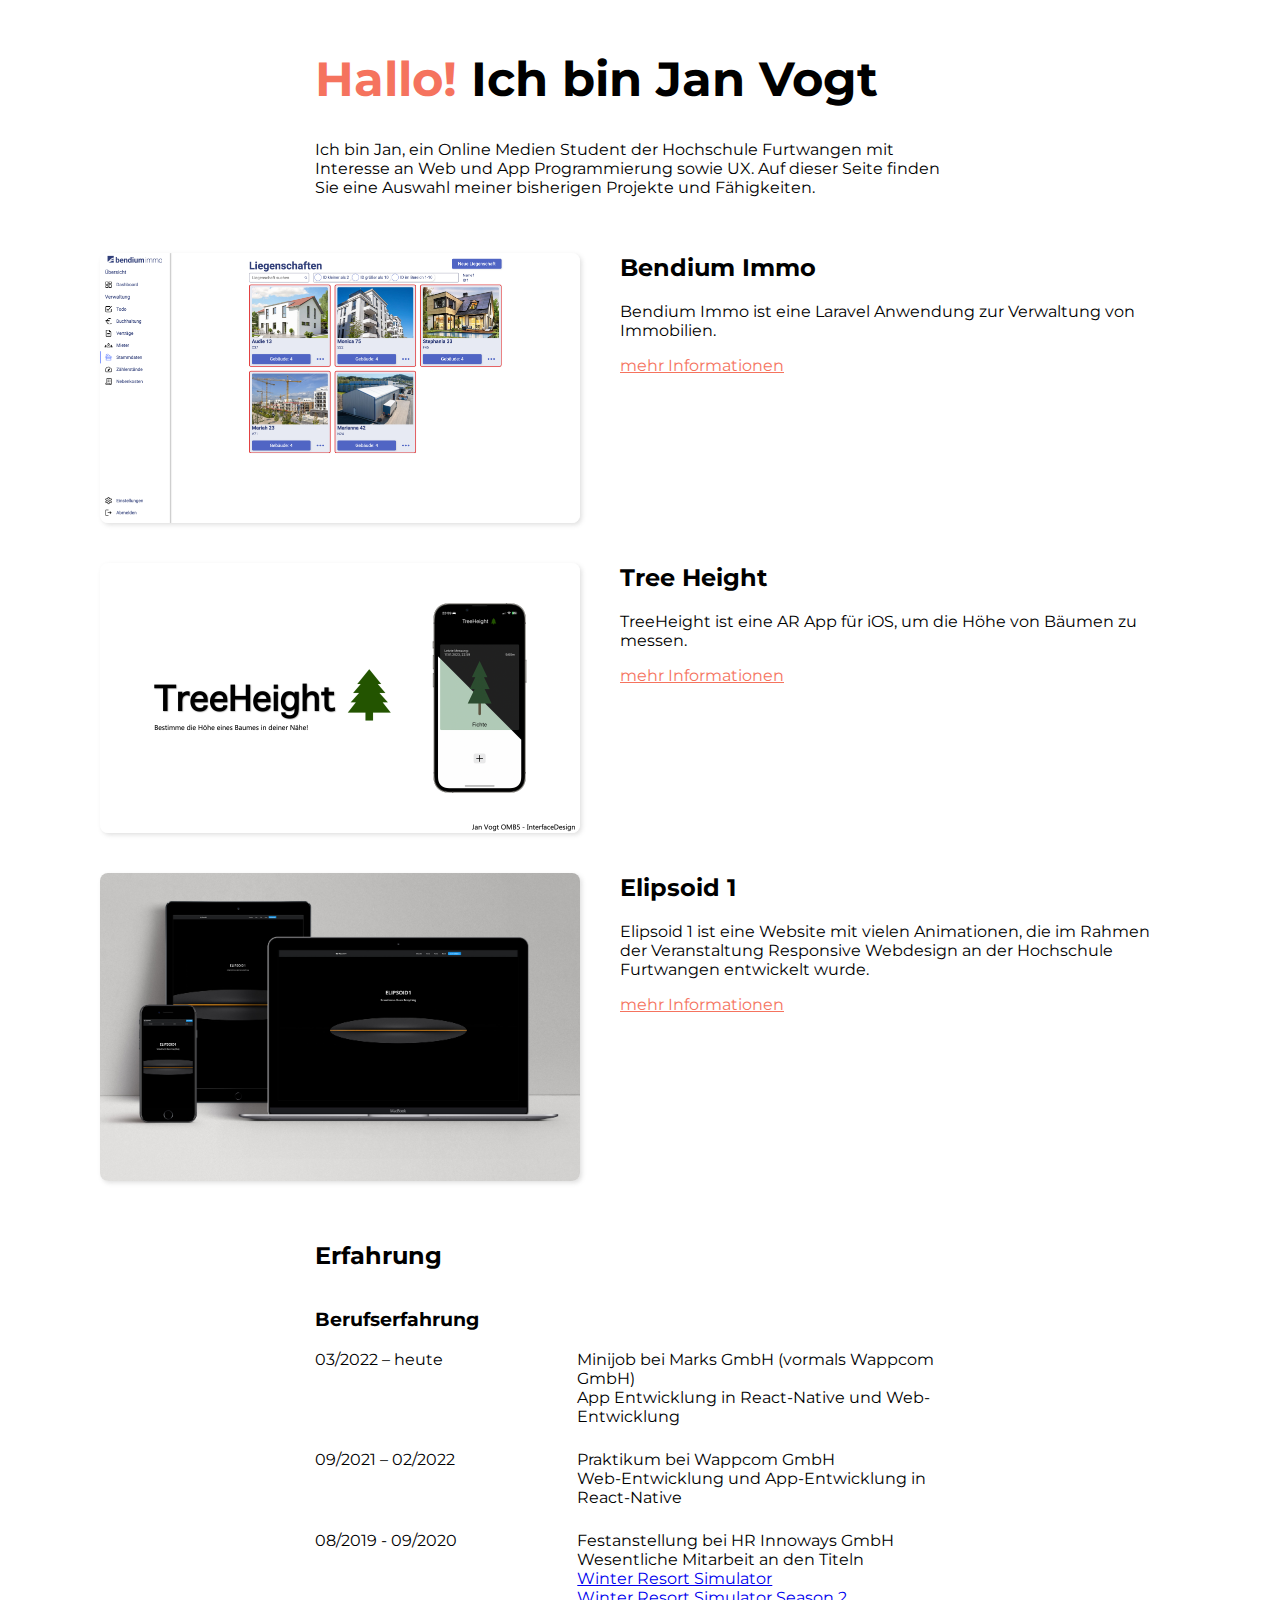
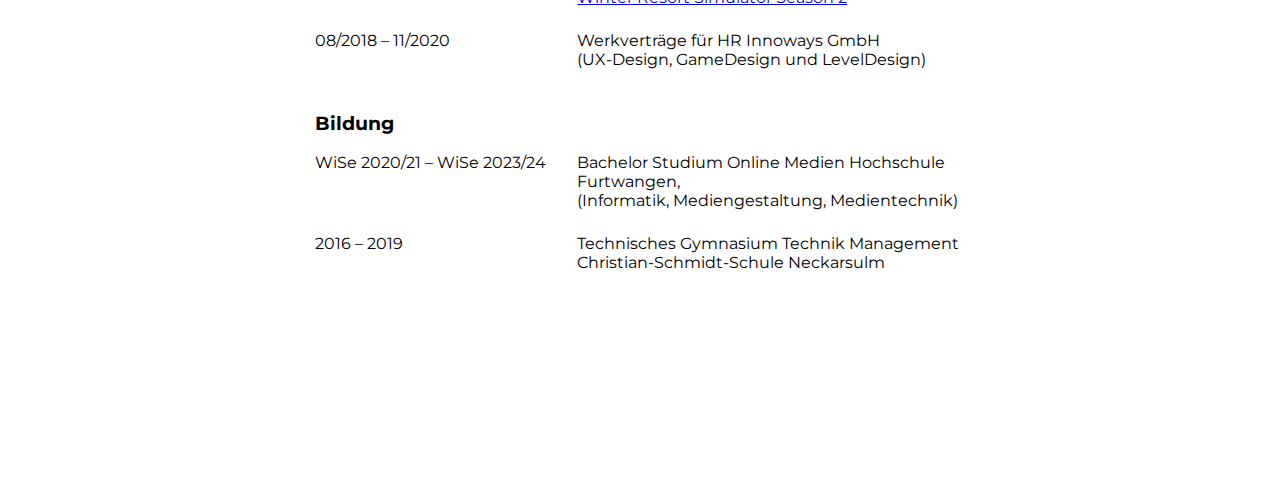
<file: index.html>
<html lang="de">
<meta name="viewport" content="width=device-width,initial-scale=1.0">
<header>
    <link rel="stylesheet" href="styles.css">
    <link rel="preconnect" href="https://fonts.googleapis.com">
    <link rel="preconnect" href="https://fonts.gstatic.com" crossorigin>
    <link href="https://fonts.googleapis.com/css2?family=Roboto&display=swap" rel="stylesheet">
    <link href="https://fonts.googleapis.com/css2?family=Montserrat:wght@400;600;700&display=swap" rel="stylesheet">
</header>

<body>
    <div class="pageHead">
        <h1><span>Hallo! </span>Ich bin Jan Vogt</h1>
        <p class="headerText">
            Ich bin Jan, ein Online Medien Student der Hochschule Furtwangen mit Interesse an Web und App Programmierung
            sowie UX.
            Auf dieser Seite finden Sie eine Auswahl meiner bisherigen Projekte und Fähigkeiten.
        </p>
    </div>
    <!--Bendium Immo-->
    <section class="sectionContainer">
        <a href="./BendiumImmo/">
            <div class="imgContainer">
                <img src="src/Bendium-Liegenschaften.png" alt="Bild der Bendium Immo Anwendung">
            </div>
            <div class="textContainer">
                <h2>Bendium Immo</h2>
                <p>
                    Bendium Immo ist eine Laravel Anwendung zur Verwaltung von Immobilien.
                </p>
                <p class="moreInfo">mehr Informationen</p>
            </div>
        </a>
    </section>
    <!--Tree Height-->
    <section class="sectionContainer">
        <a href="./TreeHeight">
            <div class="imgContainer">
                <img src="src/TreeHeight-Teaser.png" alt="Teaserbild der TreeHeight App">
            </div>
            <div class="textContainer">
                <h2>Tree Height</h2>
                <p>
                    TreeHeight ist eine AR App für iOS, um die Höhe von Bäumen zu messen.
                </p>
                <p class="moreInfo">mehr Informationen</p>
            </div>
        </a>
    </section>
    <!--Elipsoid 1-->
    <section class="sectionContainer">
        <a href="./Elipsoid">
            <div class="imgContainer">
                <img src="src/RWD-ShowCase.jpg" alt="Teaserbild der Elipsoid Website">
            </div>
            <div class="textContainer">
                <h2>Elipsoid 1</h2>
                <p>
                    Elipsoid 1 ist eine Website mit vielen Animationen, die im Rahmen der Veranstaltung Responsive
                    Webdesign an der Hochschule Furtwangen entwickelt wurde.
                </p>
                <p class="moreInfo">mehr Informationen</p>
            </div>
        </a>
    </section>
    <!--
    <section class="sectionContainer">
        <a href="./CarRental">
            <div class="imgContainer">
                <img src="src/CarRental-List.png" alt="Bild der CarRental REACT Anwendung">
            </div>
            <div class="textContainer">
                <h2>Car Rental</h2>
                <p>
                    Car Rental ist eine REACT Anwendung mit MongoDB als Datenbank.
                </p>
                <p class="moreInfo">mehr Informationen</p>
            </div>
        </a>
    </section>
    -->
    <section class="lebenslauf">
        <h2>Erfahrung</h2>
        <h3>Berufserfahrung</h3>
        <div class="row">
            <span class="time">03/2022 – heute</span>
            <span class="work">Minijob bei Marks GmbH (vormals Wappcom GmbH)</br>
                App Entwicklung in React-Native und Web-Entwicklung</span>
        </div>
        <div class="row">
            <span class="time">09/2021 – 02/2022</span>
            <span class="work">Praktikum bei Wappcom GmbH</br>
                Web-Entwicklung und App-Entwicklung in React-Native</span>
        </div>
        <div class="row">
            <span class="time">08/2019 - 09/2020</span>
            <span class="work">Festanstellung bei HR Innoways GmbH</br>
                Wesentliche Mitarbeit an den Titeln</br>
                <a
                    href="https://www.hr-innoways.com/de/unsere-leistungen/3d-simulationsspiele/winter-resort-simulator.html" target="_blank">Winter
                    Resort Simulator</a></br>
                <a
                    href="https://www.hr-innoways.com/de/unsere-leistungen/3d-simulationsspiele/winter-resort-simulator-2.html" target="_blank">Winter
                    Resort Simulator Season 2</a></span>
        </div>
        <div class="row">
            <span class="time">08/2018 – 11/2020</span>
            <span class="work">Werkverträge für HR Innoways GmbH</br>
                (UX-Design, GameDesign und LevelDesign)</span>
        </div>

        <h3>Bildung</h3>
        <div class="row">
            <span class="time">WiSe 2020/21 – WiSe 2023/24</span>
            <span class="work">Bachelor Studium Online Medien
                Hochschule Furtwangen,</br>
                (Informatik, Mediengestaltung, Medientechnik)</span>
        </div>
        <div class="row">
            <span class="time">2016 – 2019</span>
            <span class="work">Technisches Gymnasium Technik Management</br>
                Christian-Schmidt-Schule Neckarsulm</span>
        </div>

    </section>

</body>

</html>
</file>
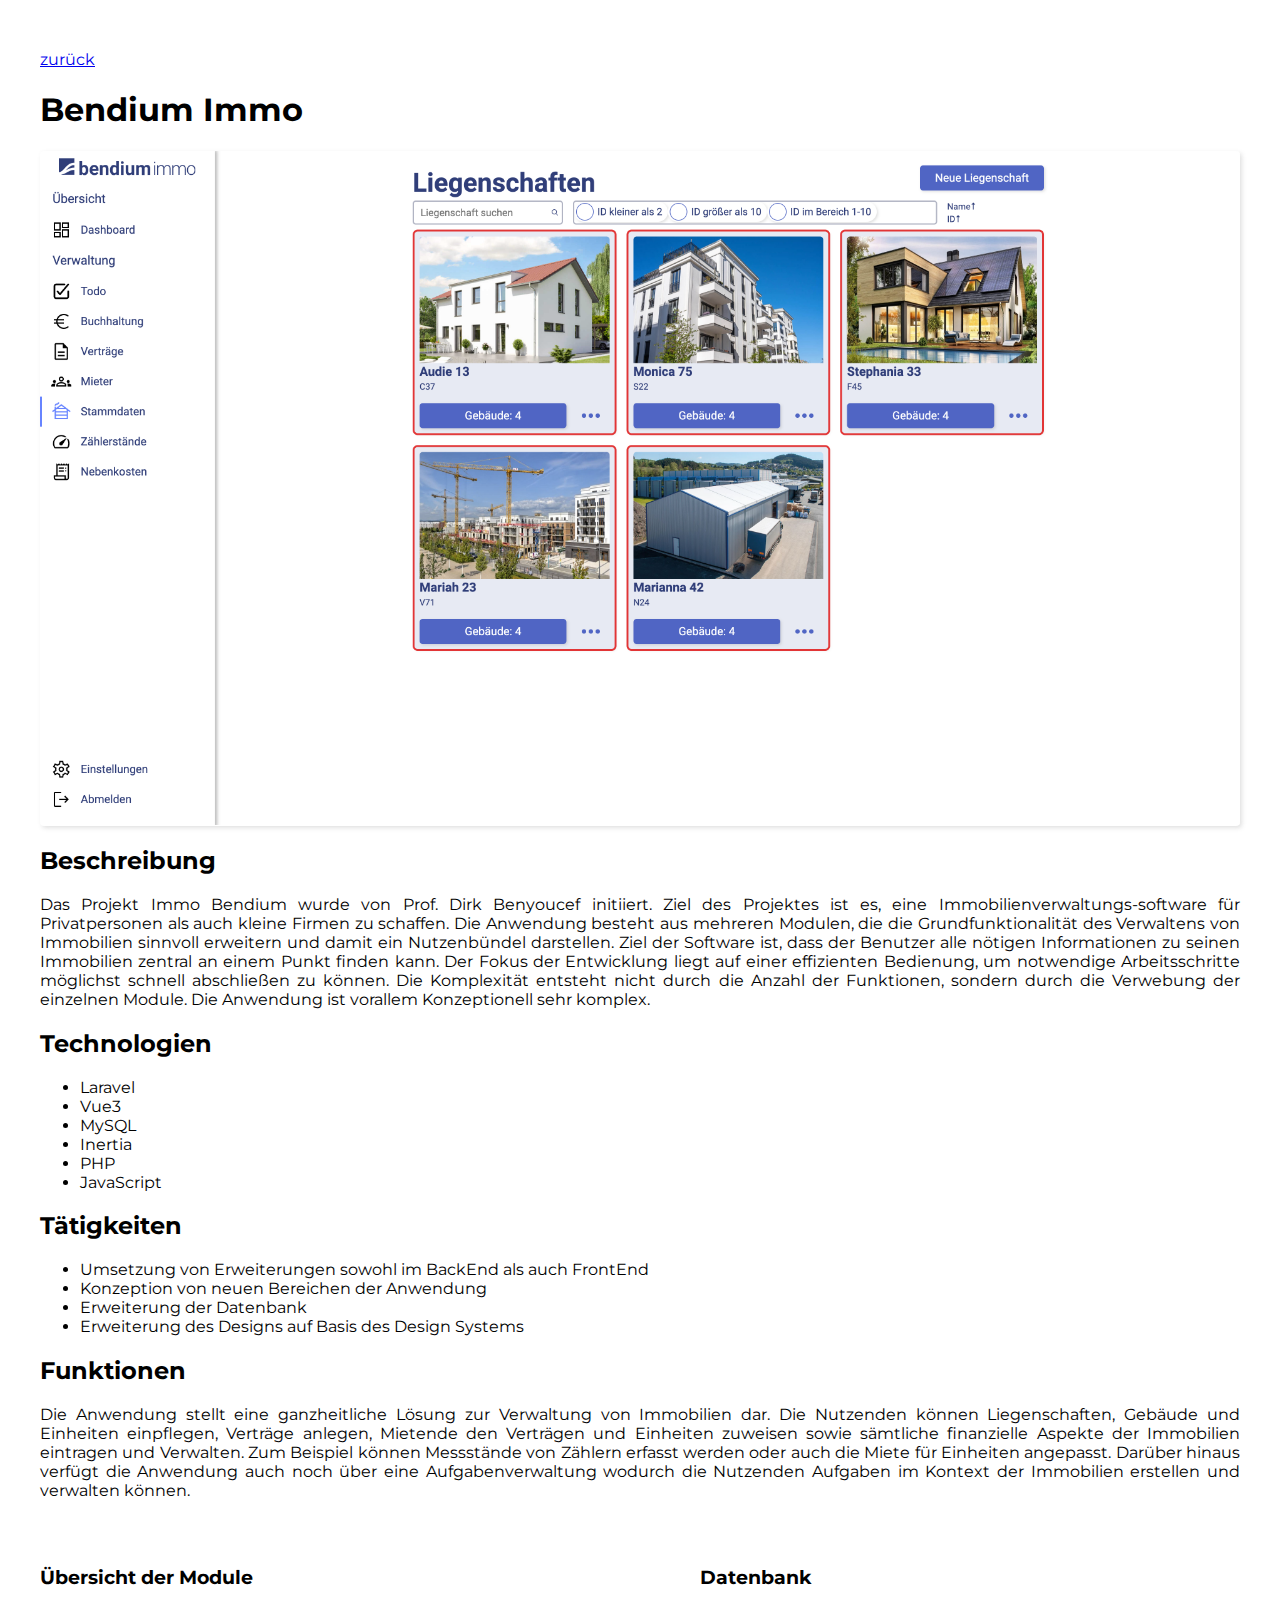
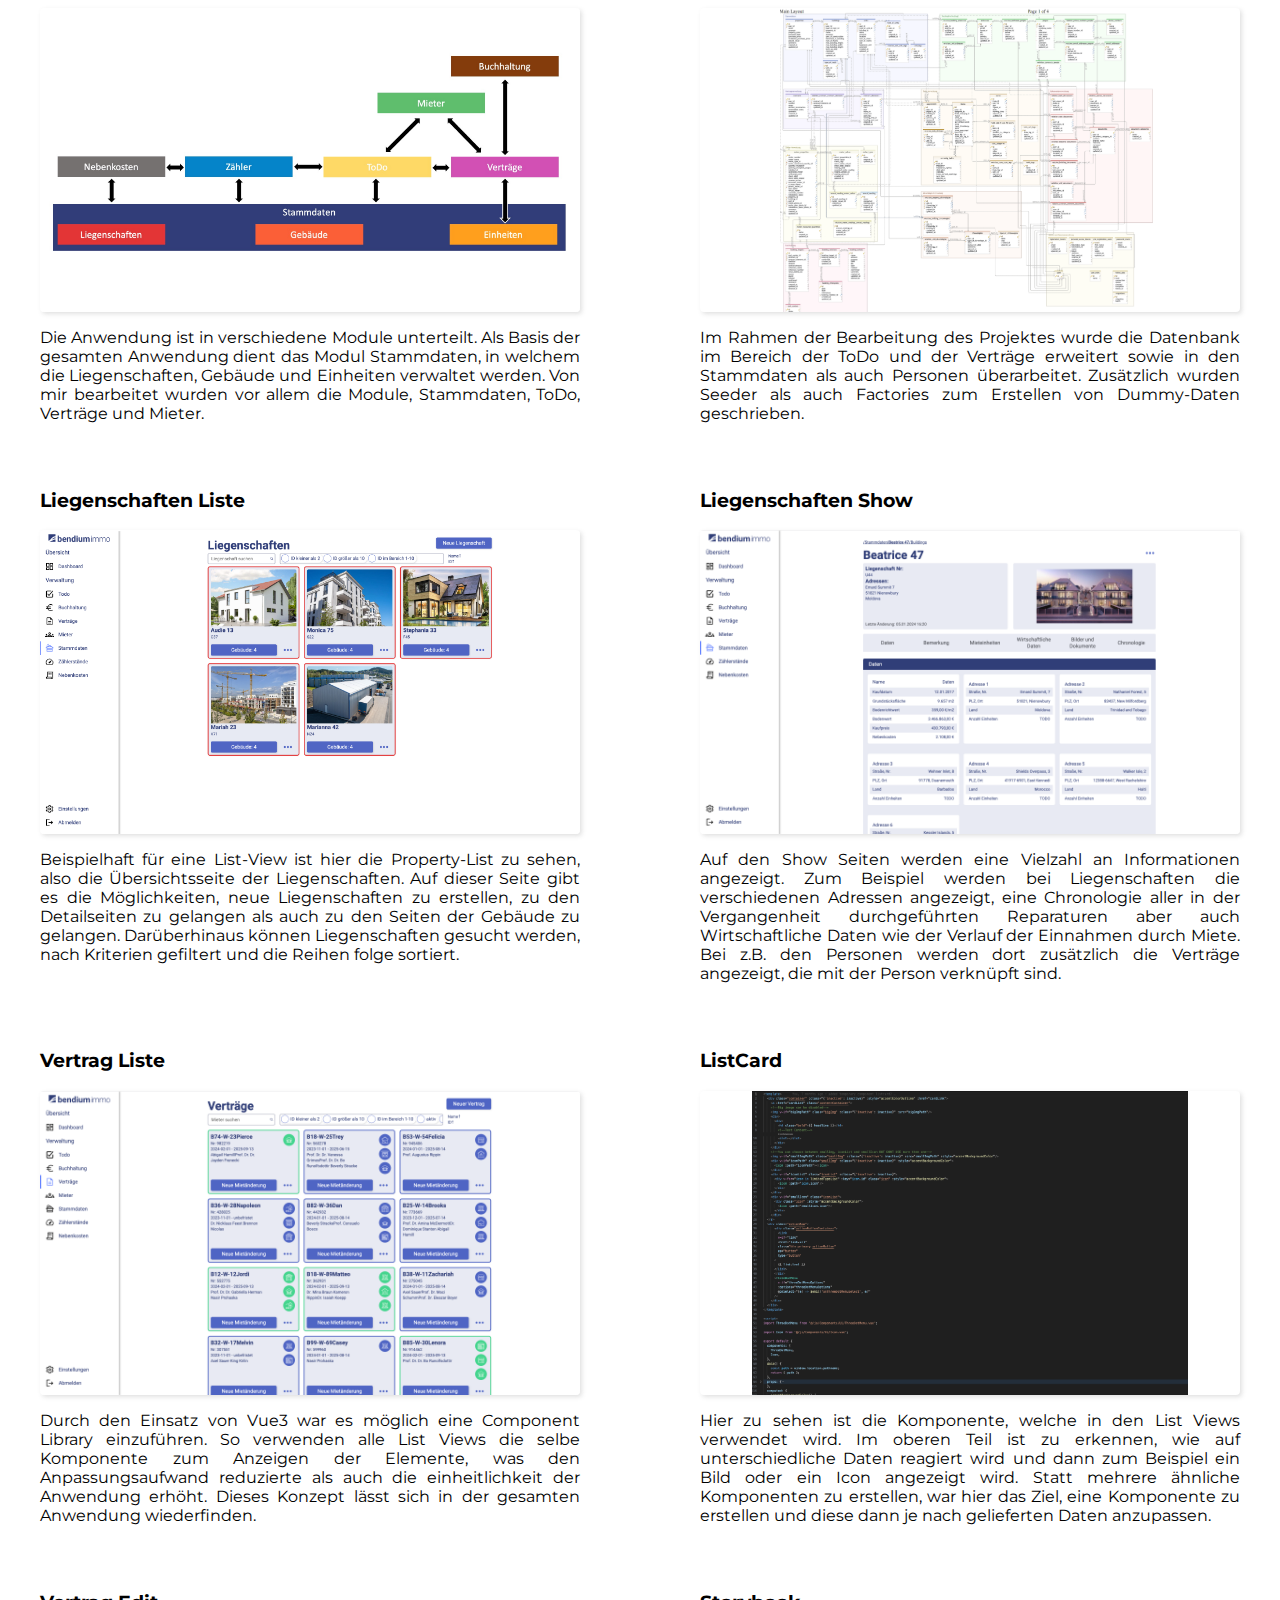
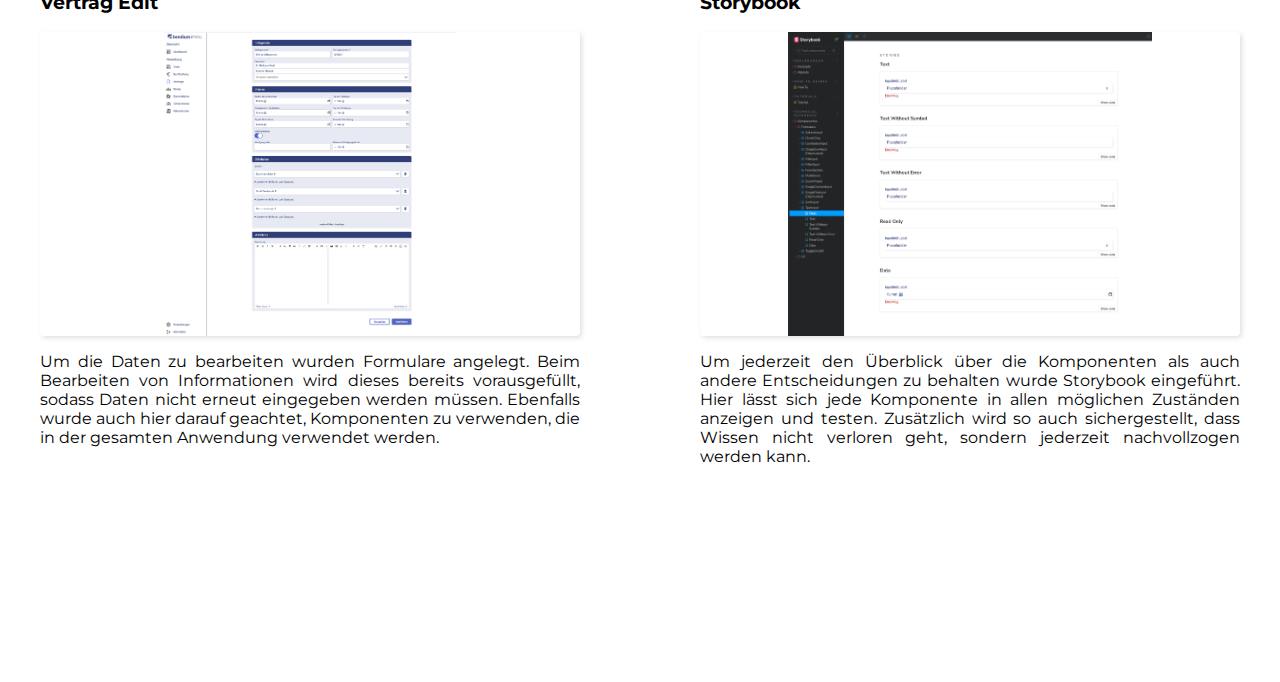
<file: BendiumImmo/index.html>
<html lang="de">
<meta name="viewport" content="width=device-width,initial-scale=1.0">
<header>
    <link rel="stylesheet" href="../subPagestyles.css">
    <link rel="preconnect" href="https://fonts.googleapis.com">
    <link rel="preconnect" href="https://fonts.gstatic.com" crossorigin>
    <link href="https://fonts.googleapis.com/css2?family=Roboto&display=swap" rel="stylesheet">
    <link href="https://fonts.googleapis.com/css2?family=Montserrat:wght@400;600;700&display=swap" rel="stylesheet">
</header>

<body>
    <a href="../index.html">zurück</a>
    <h1>Bendium Immo</h1>

    <img src="../src/Bendium-Liegenschaften.png" alt="Übersicht der Anwendung Bendium Immo" class="dropShadow noZoom">
    <h2>Beschreibung</h2>
    <p>
        Das Projekt Immo Bendium wurde von Prof. Dirk Benyoucef initiiert. Ziel des Projektes ist es, eine
        Immobilienverwaltungs-software für Privatpersonen als auch kleine Firmen zu schaffen.
        Die Anwendung besteht aus mehreren Modulen, die die Grundfunktionalität des Verwaltens von Immobilien sinnvoll
        erweitern und damit ein Nutzenbündel darstellen.
        Ziel der Software ist, dass der Benutzer alle nötigen Informationen zu seinen Immobilien zentral an einem Punkt
        finden kann. Der Fokus der Entwicklung liegt auf einer effizienten Bedienung,
        um notwendige Arbeitsschritte möglichst schnell abschließen zu können.
        Die Komplexität entsteht nicht durch die Anzahl der Funktionen, sondern durch die Verwebung der einzelnen
        Module. Die Anwendung ist vorallem Konzeptionell sehr komplex.
    </p>

    <h2>Technologien</h2>
    <ul>
        <li>Laravel</li>
        <li>Vue3</li>
        <li>MySQL</li>
        <li>Inertia</li>
        <li>PHP</li>
        <li>JavaScript</li>
    </ul>

    <h2>Tätigkeiten</h2>
    <ul>
        <li>Umsetzung von Erweiterungen sowohl im BackEnd als auch FrontEnd</li>
        <li>Konzeption von neuen Bereichen der Anwendung</li>
        <li>Erweiterung der Datenbank</li>
        <li>Erweiterung des Designs auf Basis des Design Systems</li>
    </ul>

    <h2>Funktionen</h2>
    <p>
        Die Anwendung stellt eine ganzheitliche Lösung zur Verwaltung von Immobilien dar. Die Nutzenden können
        Liegenschaften,
        Gebäude und Einheiten einpflegen, Verträge anlegen, Mietende den Verträgen und Einheiten zuweisen sowie
        sämtliche finanzielle
        Aspekte der Immobilien eintragen und Verwalten. Zum Beispiel können Messstände von Zählern erfasst werden oder
        auch die Miete für
        Einheiten angepasst. Darüber hinaus verfügt die Anwendung auch noch über eine Aufgabenverwaltung wodurch die
        Nutzenden Aufgaben
        im Kontext der Immobilien erstellen und verwalten können.
    </p>

    <div class="descriptionGalery">
        <div class="galeryElement">
            <h3>Übersicht der Module</h3>
            <input type="checkbox" id="img1">
            <label for="img1">
                <img src="../src/Bendium-Uebersicht.jpg" alt="Übersicht der Module von Bendium Immo" class="dropShadow">
            </label>
            <p>
                Die Anwendung ist in verschiedene Module unterteilt. Als Basis der gesamten Anwendung dient das Modul
                Stammdaten, in welchem die
                Liegenschaften, Gebäude und Einheiten verwaltet werden. Von mir bearbeitet wurden vor allem die Module,
                Stammdaten, ToDo, Verträge und Mieter.
            </p>
        </div>
        <div class="galeryElement">
            <h3>Datenbank</h3>
            <input type="checkbox" id="img2">
            <label for="img2">
                <img src="../src/Bendium-DB.png" alt="Bild der Bendium Immo Datenbank" class="dropShadow">
            </label>
            <p>
                Im Rahmen der Bearbeitung des Projektes wurde die Datenbank im Bereich der ToDo und der Verträge
                erweitert sowie
                in den Stammdaten als auch Personen überarbeitet.
                Zusätzlich wurden Seeder als auch Factories zum Erstellen von Dummy-Daten geschrieben.
            </p>
        </div>
        <div class="galeryElement">
            <h3>Liegenschaften Liste</h3>
            <input type="checkbox" id="img3">
            <label for="img3">
                <img class="dropShadow" src="../src/Bendium-Liegenschaften.png"
                alt="Bild der Bendium Immo Property List Seite">
            </label>
            <p>
                Beispielhaft für eine List-View ist hier die Property-List zu sehen, also die Übersichtsseite der
                Liegenschaften.
                Auf dieser Seite gibt es die Möglichkeiten, neue Liegenschaften zu erstellen, zu den Detailseiten zu
                gelangen
                als auch zu den Seiten der Gebäude zu gelangen.
                Darüberhinaus können Liegenschaften gesucht werden, nach Kriterien gefiltert und die Reihen folge
                sortiert.
            </p>
        </div>
        <div class="galeryElement">
            <h3>Liegenschaften Show</h3>
            <input type="checkbox" id="img4">
            <label for="img4">
                <img class="dropShadow" src="../src/Bendium-PropertyShow.png"
                alt="Bild der Bendium Immo Property Show Seite">
            </label>
            <p>
                Auf den Show Seiten werden eine Vielzahl an Informationen angezeigt. Zum Beispiel werden bei
                Liegenschaften die
                verschiedenen Adressen angezeigt,
                eine Chronologie aller in der Vergangenheit durchgeführten Reparaturen aber auch Wirtschaftliche Daten
                wie der
                Verlauf der Einnahmen durch Miete. Bei z.B. den Personen werden dort zusätzlich die Verträge angezeigt,
                die mit der Person verknüpft sind.
            </p>
        </div>
        <div class="galeryElement">
            <h3>Vertrag Liste</h3>
            <input type="checkbox" id="img5">
            <label for="img5">
                <img class="dropShadow" src="../src/Bendium-ContractList.png"
                alt="Bild der Bendium Immo Contract List Seite">
            </label>
            <p>
                Durch den Einsatz von Vue3 war es möglich eine Component Library einzuführen. So verwenden alle List
                Views die
                selbe Komponente zum Anzeigen der Elemente,
                was den Anpassungsaufwand reduzierte als auch die einheitlichkeit der Anwendung erhöht. Dieses Konzept
                lässt sich in der gesamten Anwendung wiederfinden.
            </p>
        </div>
        <div class="galeryElement">
            <h3>ListCard</h3>
            <input type="checkbox" id="img6">
            <label for="img6">
                <img src="../src/Bendium-ListCard.png" alt="" class="dropShadow">
            </label>
            
            <p>
                Hier zu sehen ist die Komponente, welche in den List Views verwendet wird. Im oberen Teil ist zu
                erkennen, wie
                auf unterschiedliche Daten reagiert wird und dann
                zum Beispiel ein Bild oder ein Icon angezeigt wird. Statt mehrere ähnliche Komponenten zu erstellen,
                war hier das Ziel, eine Komponente zu erstellen und diese dann je nach gelieferten Daten anzupassen.
            </p>
        </div>
        <div class="galeryElement">
            <h3>Vertrag Edit</h3>
            <input type="checkbox" id="img7">
            <label for="img7">
                <img src="../src/Bendium-ContractEdit.png" alt="Bild der Bendium Immo Vertrags Edit Seite"
                class="dropShadow">
            </label>
            <p>
                Um die Daten zu bearbeiten wurden Formulare angelegt. Beim Bearbeiten von Informationen wird dieses
                bereits
                vorausgefüllt, sodass Daten nicht erneut eingegeben werden müssen.
                Ebenfalls wurde auch hier darauf geachtet, Komponenten zu verwenden, die in der gesamten Anwendung
                verwendet werden.
            </p>
        </div>
        <div class="galeryElement">
            <h3>Storybook</h3>
            <input type="checkbox" id="img8">
            <label for="img8">
                <img src="../src/Bendium-Storybook.png" alt="" class="dropShadow">
            </label>
            <p>
                Um jederzeit den Überblick über die Komponenten als auch andere Entscheidungen zu behalten wurde
                Storybook eingeführt.
                Hier lässt sich jede Komponente in allen möglichen Zuständen anzeigen und testen.
                Zusätzlich wird so auch sichergestellt, dass Wissen nicht verloren geht, sondern jederzeit nachvollzogen
                werden kann.
            </p>
        </div>
    </div>
</body>

</html>
</file>
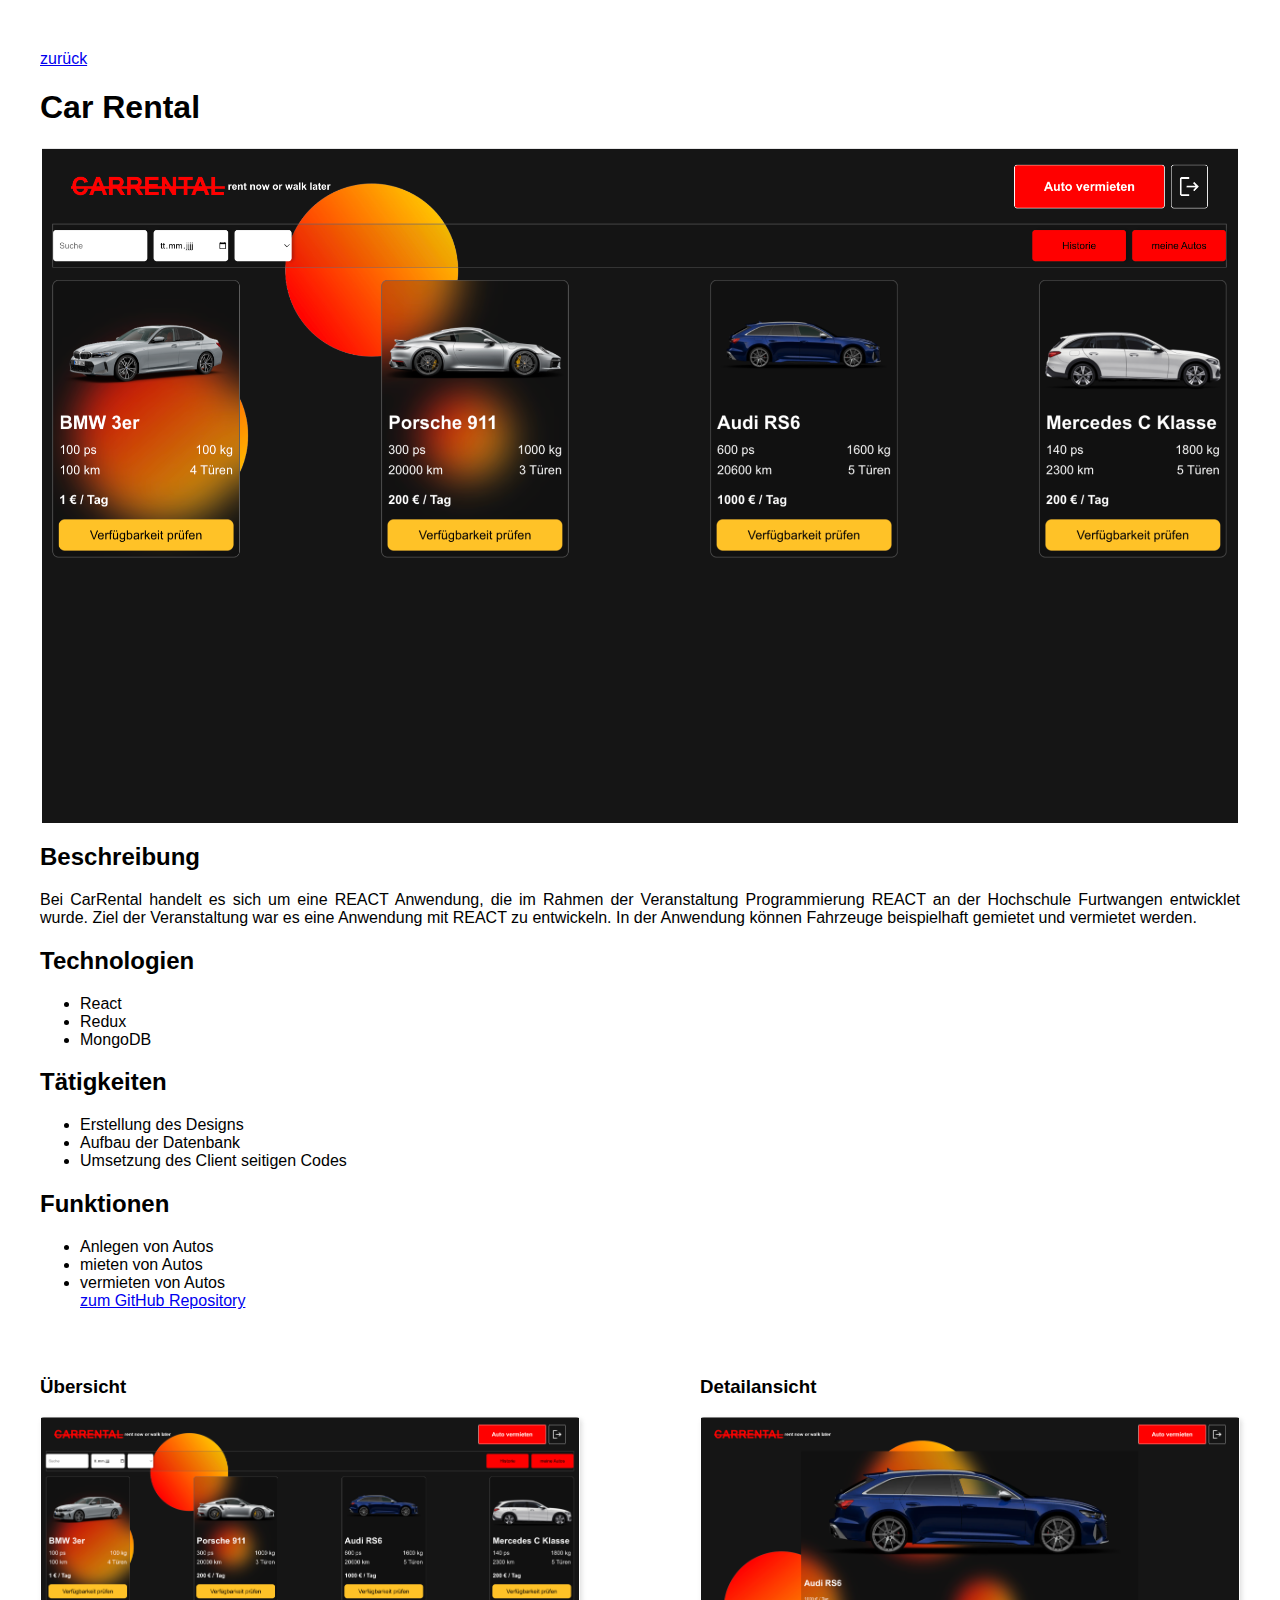
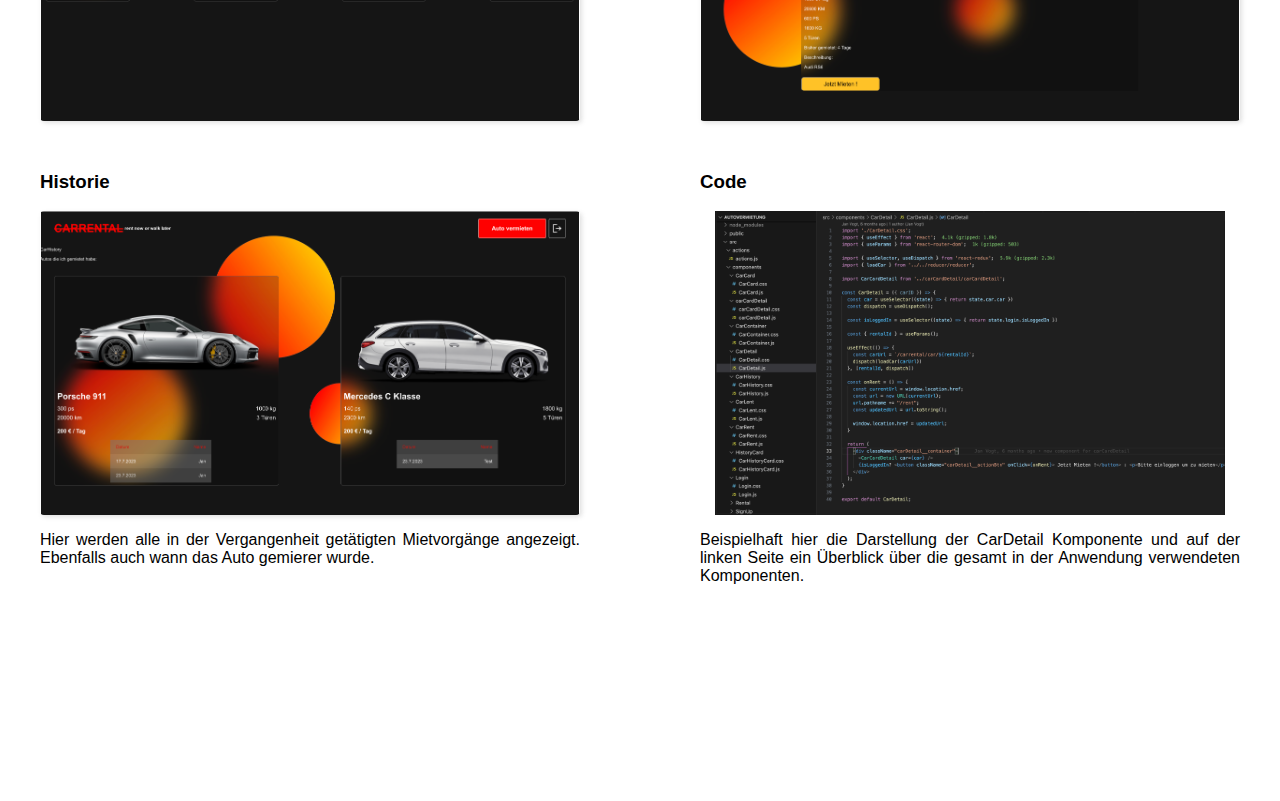
<file: CarRental/index.html>
<html lang="de">
<meta name="viewport" content="width=device-width,initial-scale=1.0">
<header>
    <link rel="stylesheet" href="../subPagestyles.css">
    <link rel="preconnect" href="https://fonts.googleapis.com">
    <link rel="preconnect" href="https://fonts.gstatic.com" crossorigin>
    <link href="https://fonts.googleapis.com/css2?family=Roboto&display=swap" rel="stylesheet">
</header>

<body>
    <a href="../index.html">zurück</a>
    <h1>Car Rental</h1>

    <img src="../src/CarRental-List.png" alt="Übersicht der Anwendung Bendium Immo" class="noZoom">
    <h2>Beschreibung</h2>
    <p>
        Bei CarRental handelt es sich um eine REACT Anwendung, die im Rahmen der Veranstaltung Programmierung REACT an
        der Hochschule Furtwangen entwicklet wurde. Ziel der Veranstaltung war es eine Anwendung mit REACT zu entwickeln.
        In der Anwendung können Fahrzeuge beispielhaft gemietet und vermietet werden.
    </p>

    <h2>Technologien</h2>
    <ul>
        <li>React</li>
        <li>Redux</li>
        <li>MongoDB</li>
    </ul>

    <h2>Tätigkeiten</h2>
    <ul>
        <li>Erstellung des Designs</li>
        <li>Aufbau der Datenbank</li>
        <li>Umsetzung des Client seitigen Codes</li>
    </ul>

    <h2>Funktionen</h2>
    <ul>
        <li>Anlegen von Autos</li>
        <li>mieten von Autos</li>
        <li>vermieten von Autos</li>
        <a href="https://github.com/jmvogt0/CarRental" target="_blank">zum GitHub Repository</a>
    </ul>

    <div class="descriptionGalery">
        <div class="galeryElement">
            <h3>Übersicht</h3>
            <input type="checkbox" id="img1">
            <label for="img1">
                <img src="../src/CarRental-List.png" alt="" class="dropShadow">
            </label>
        </div>
        <div class="galeryElement">
            <h3>Detailansicht</h3>
            <input type="checkbox" id="img2">
            <label for="img2">
                <img src="../src/CarRental-Rent.png" alt="" class="dropShadow">
            </label>
        </div>
        <div class="galeryElement">
            <h3>Historie</h3>
            <input type="checkbox" id="img3">
            <label for="img3">
                <img src="../src/CarRental-History.png" alt="" class="dropShadow">
            </label>
            <p>
                Hier werden alle in der Vergangenheit getätigten Mietvorgänge angezeigt. Ebenfalls auch wann das Auto gemierer
                wurde.
            </p>
        </div>
        <div class="galeryElement">
            <h3>Code</h3>
            <input type="checkbox" id="img4">
            <label for="img4">
                <img src="../src/CarRental-Code.png" alt="">
            </label>
            <p>
                Beispielhaft hier die Darstellung der CarDetail Komponente und auf der linken Seite ein Überblick über die
                gesamt in der Anwendung verwendeten Komponenten.
            </p>
        </div>
    </div>
</body>

</html>
</file>
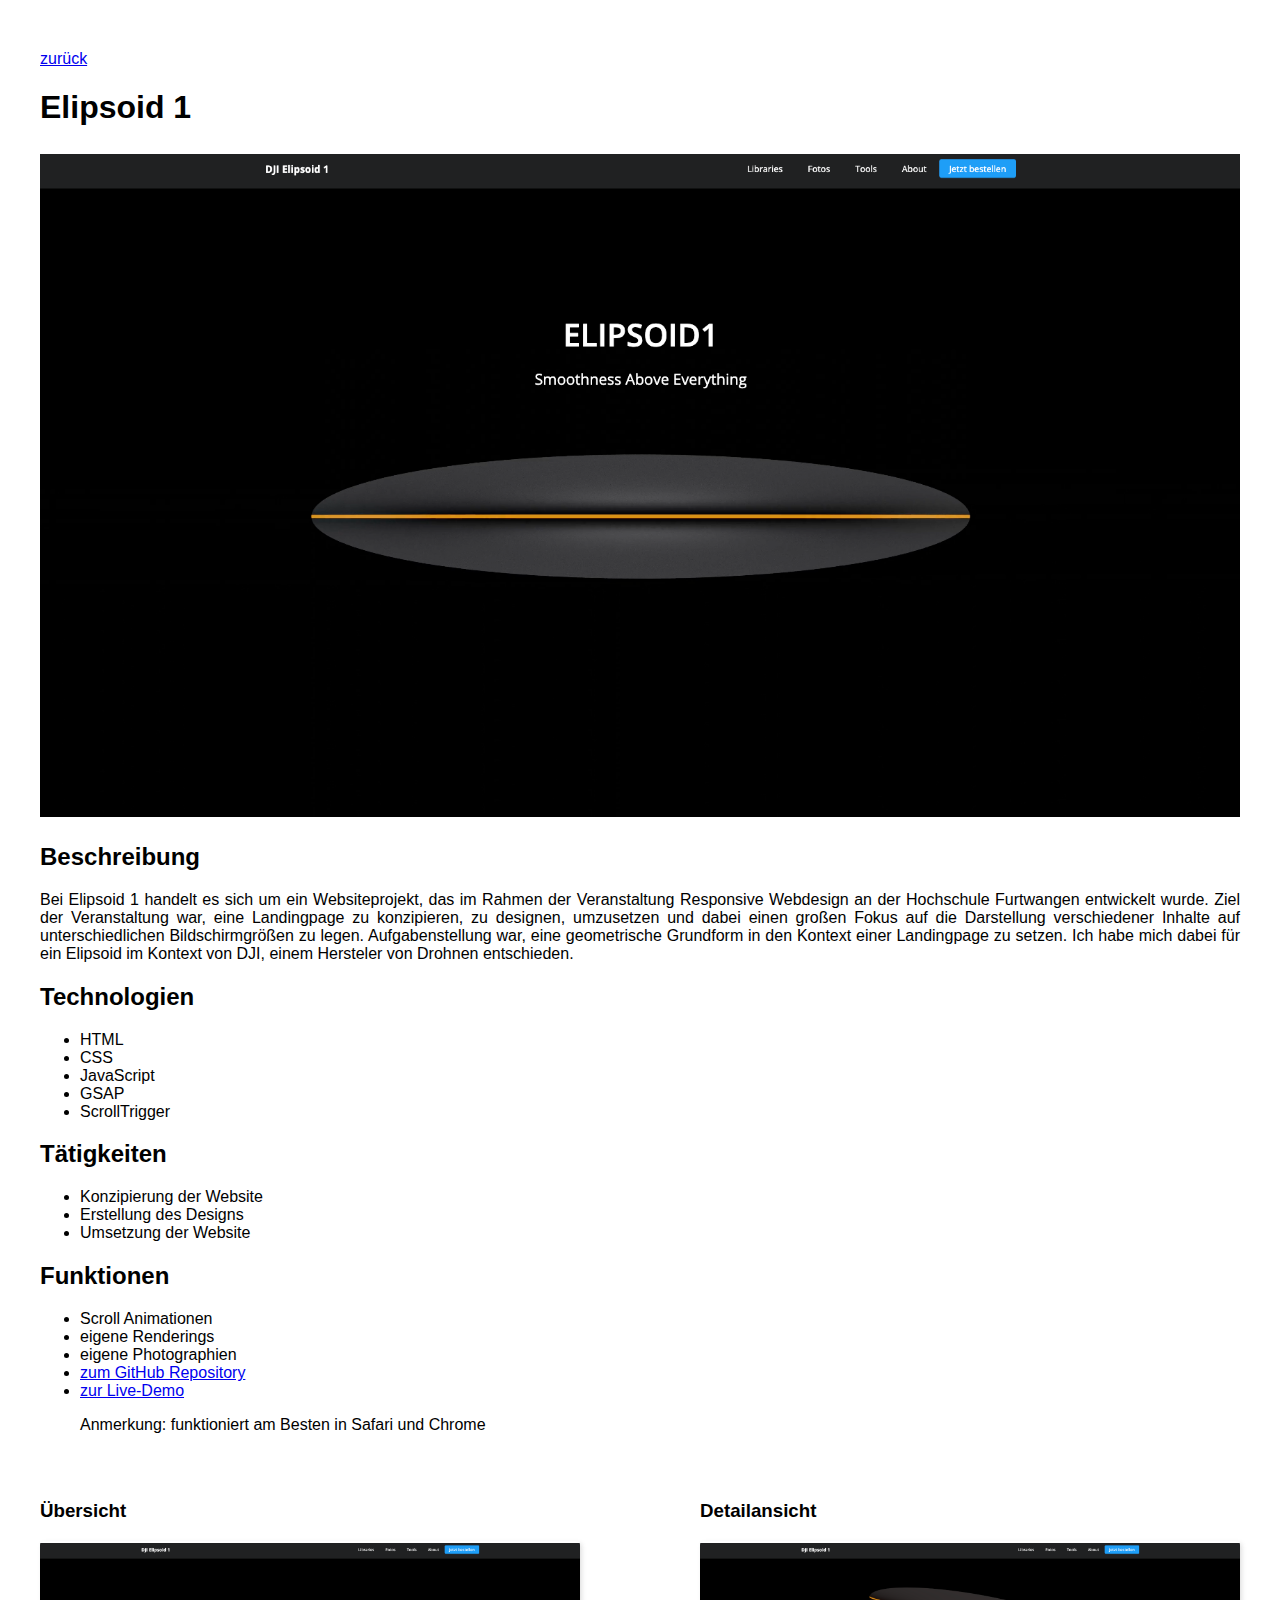
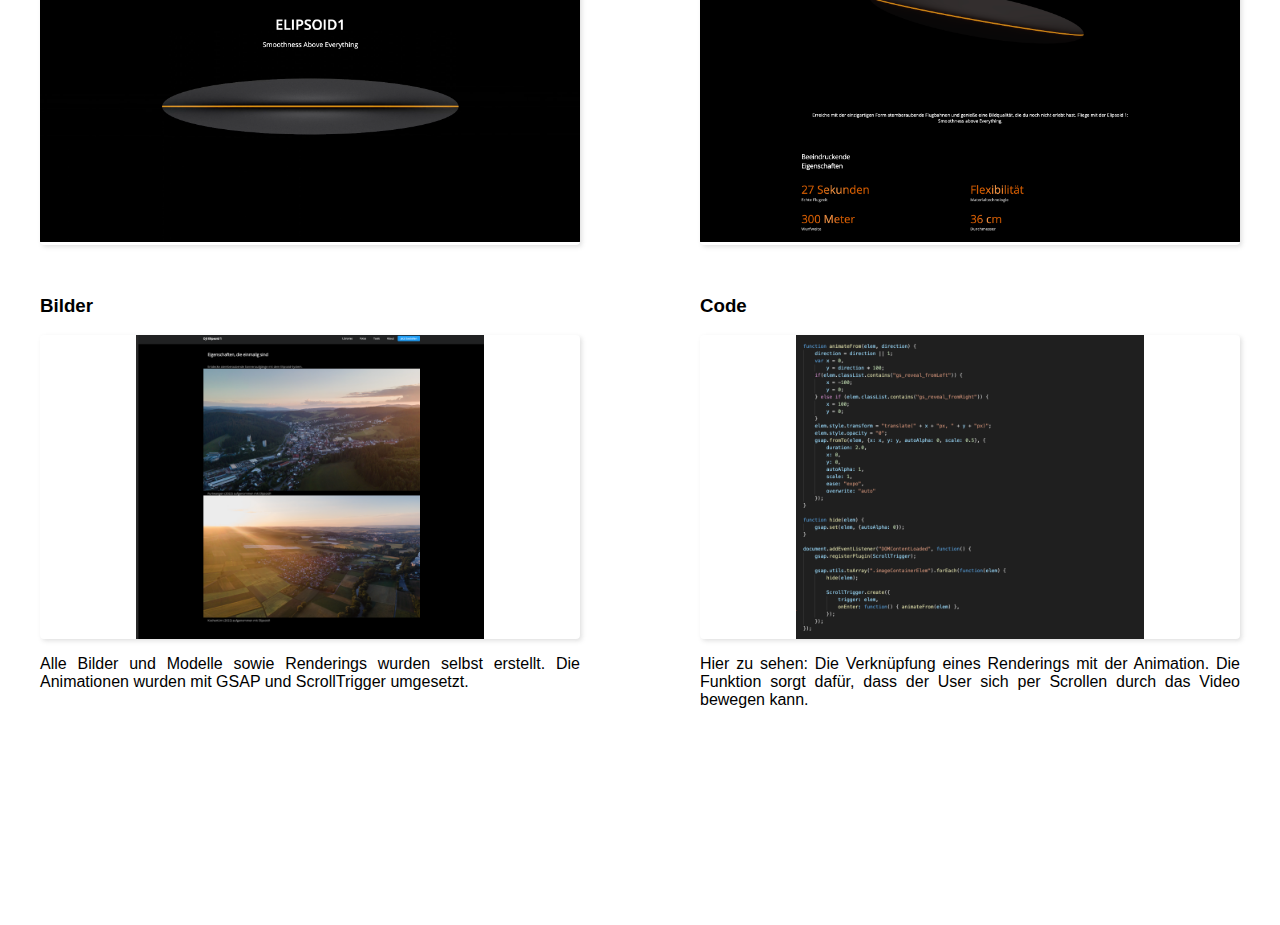
<file: Elipsoid/index.html>
<html lang="de">
<meta name="viewport" content="width=device-width,initial-scale=1.0">
<header>
    <link rel="stylesheet" href="../subPagestyles.css">
    <link rel="preconnect" href="https://fonts.googleapis.com">
    <link rel="preconnect" href="https://fonts.gstatic.com" crossorigin>
    <link href="https://fonts.googleapis.com/css2?family=Roboto&display=swap" rel="stylesheet">
</header>

<body>
    <a href="../index.html">zurück</a>
    <h1>Elipsoid 1</h1>

    <img src="../src/RWD-Header.png" alt="Übersicht der Webseite Elipsoid 1" class="noZoom">
    <h2>Beschreibung</h2>
    <p>
        Bei Elipsoid 1 handelt es sich um ein Websiteprojekt, das im Rahmen der Veranstaltung Responsive Webdesign an der Hochschule
        Furtwangen entwickelt wurde. Ziel der Veranstaltung war, eine Landingpage zu konzipieren, zu designen, umzusetzen und dabei einen
        großen Fokus auf die Darstellung verschiedener Inhalte auf unterschiedlichen Bildschirmgrößen zu legen.
        Aufgabenstellung war, eine geometrische Grundform in den Kontext einer Landingpage zu setzen. Ich habe mich dabei für ein Elipsoid im
        Kontext von DJI, einem Hersteler von Drohnen entschieden.
    </p>

    <h2>Technologien</h2>
    <ul>
        <li>HTML</li>
        <li>CSS</li>
        <li>JavaScript</li>
        <li>GSAP</li>
        <li>ScrollTrigger</li>
    </ul>

    <h2>Tätigkeiten</h2>
    <ul>
        <li>Konzipierung der Website</li>
        <li>Erstellung des Designs</li>
        <li>Umsetzung der Website</li>
    </ul>

    <h2>Funktionen</h2>
    <ul>
        <li>Scroll Animationen</li>
        <li>eigene Renderings</li>
        <li>eigene Photographien</li>
        <li>
            <a href="https://github.com/jmvogt0/RWD" target="_blank">zum GitHub Repository</a>
        </li>
        <li>
            <a href="https://jmvogt0.github.io/RWD/" target="_blank">zur Live-Demo</a>
            <p>Anmerkung: funktioniert am Besten in Safari und Chrome</p>
        </li>
    </ul>

    <div class="descriptionGalery">
        <div class="galeryElement">
            <h3>Übersicht</h3>
            <input type="checkbox" id="img1">
            <label for="img1">
                <img src="../src/RWD-Header.png" alt="" class="dropShadow">
            </label>
        </div>
        <div class="galeryElement">
            <h3>Detailansicht</h3>
            <input type="checkbox" id="img2">
            <label for="img2">
                <img src="../src/RWD-Detail.png" alt="" class="dropShadow">
            </label>
        </div>
        <div class="galeryElement">
            <h3>Bilder</h3>
            <input type="checkbox" id="img3">
            <label for="img3">
                <img src="../src/RWD-Bilder2.png" alt="" class="dropShadow">
            </label>
            <p>
                Alle Bilder und Modelle sowie Renderings wurden selbst erstellt. Die Animationen wurden mit GSAP und ScrollTrigger umgesetzt.
            </p>
        </div>
        <div class="galeryElement">
            <h3>Code</h3>
            <input type="checkbox" id="img4">
            <label for="img4">
                <img src="../src/RWD-Code.png" alt="" class="dropShadow">
            </label>
            <p>
                Hier zu sehen: Die Verknüpfung eines Renderings mit der Animation. Die Funktion sorgt dafür, dass der User sich per Scrollen
                durch das Video bewegen kann.
            </p>
        </div>
    </div>
</body>

</html>
</file>
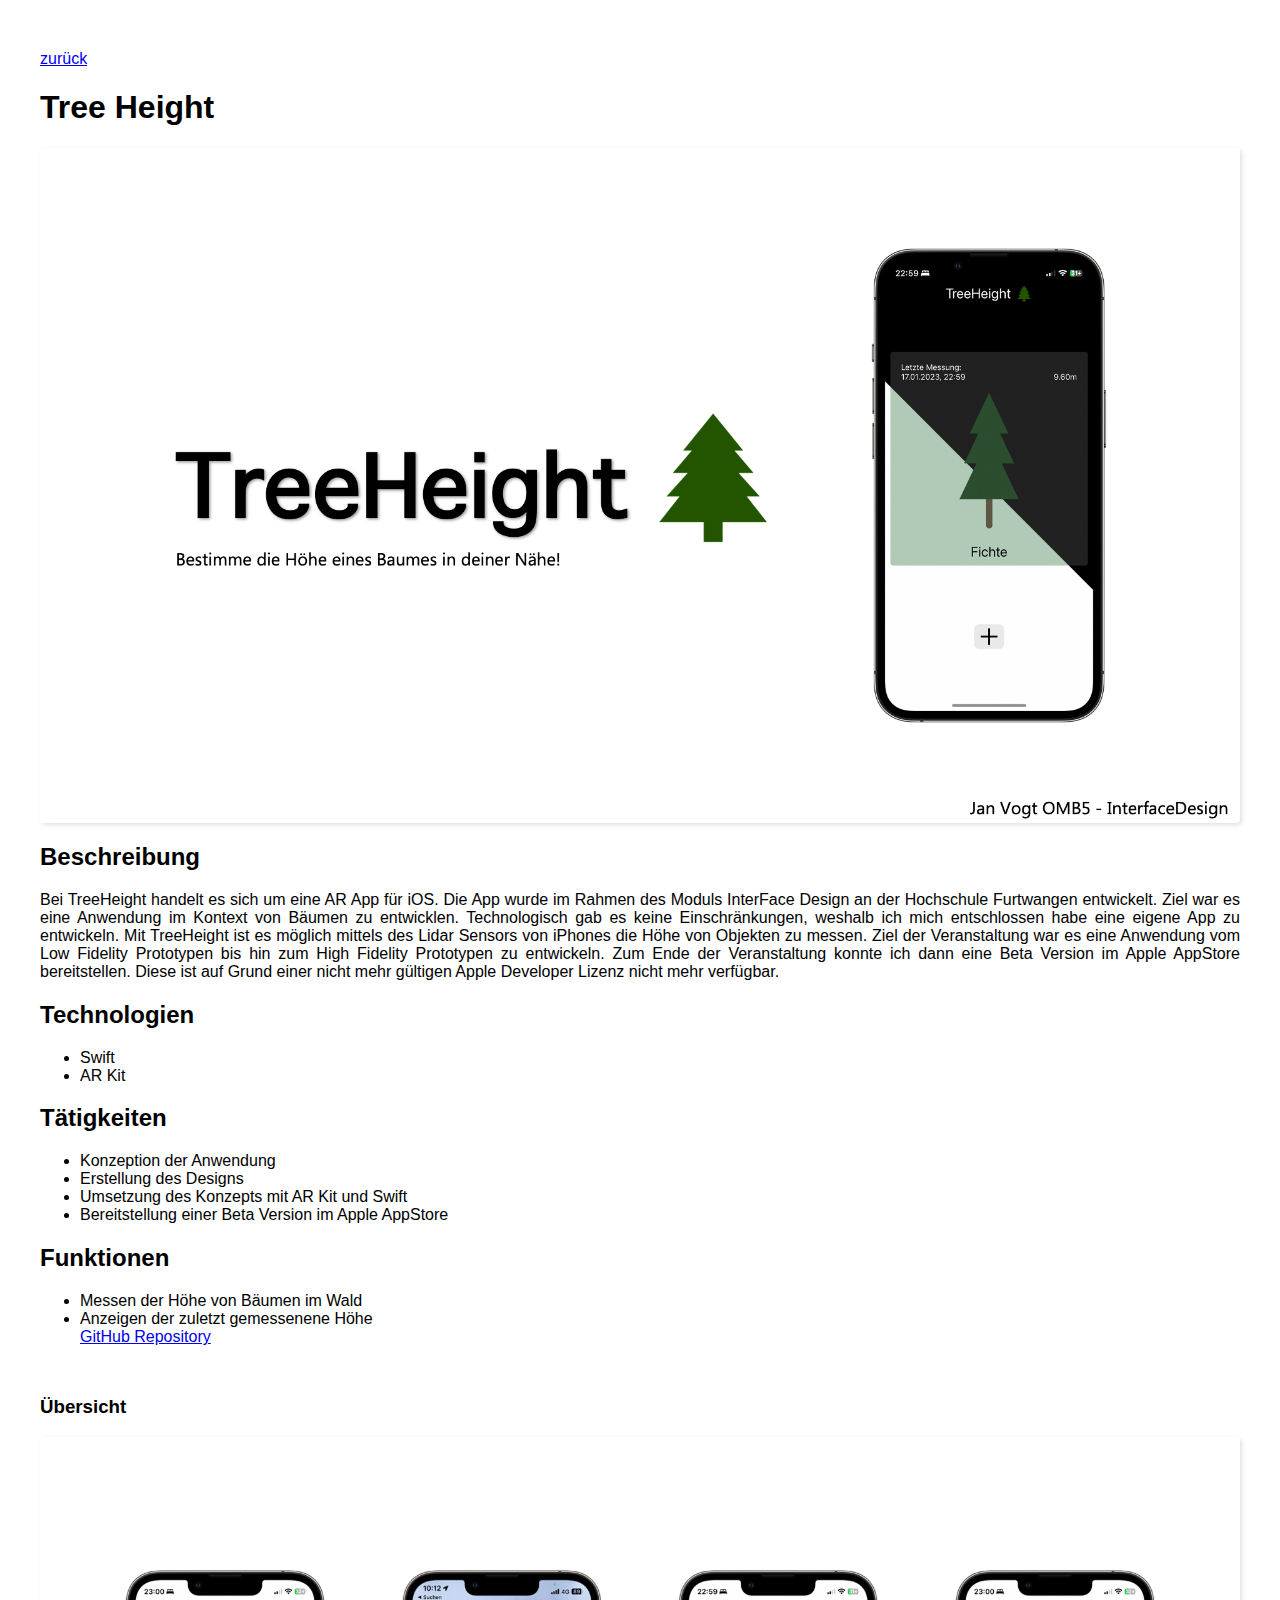
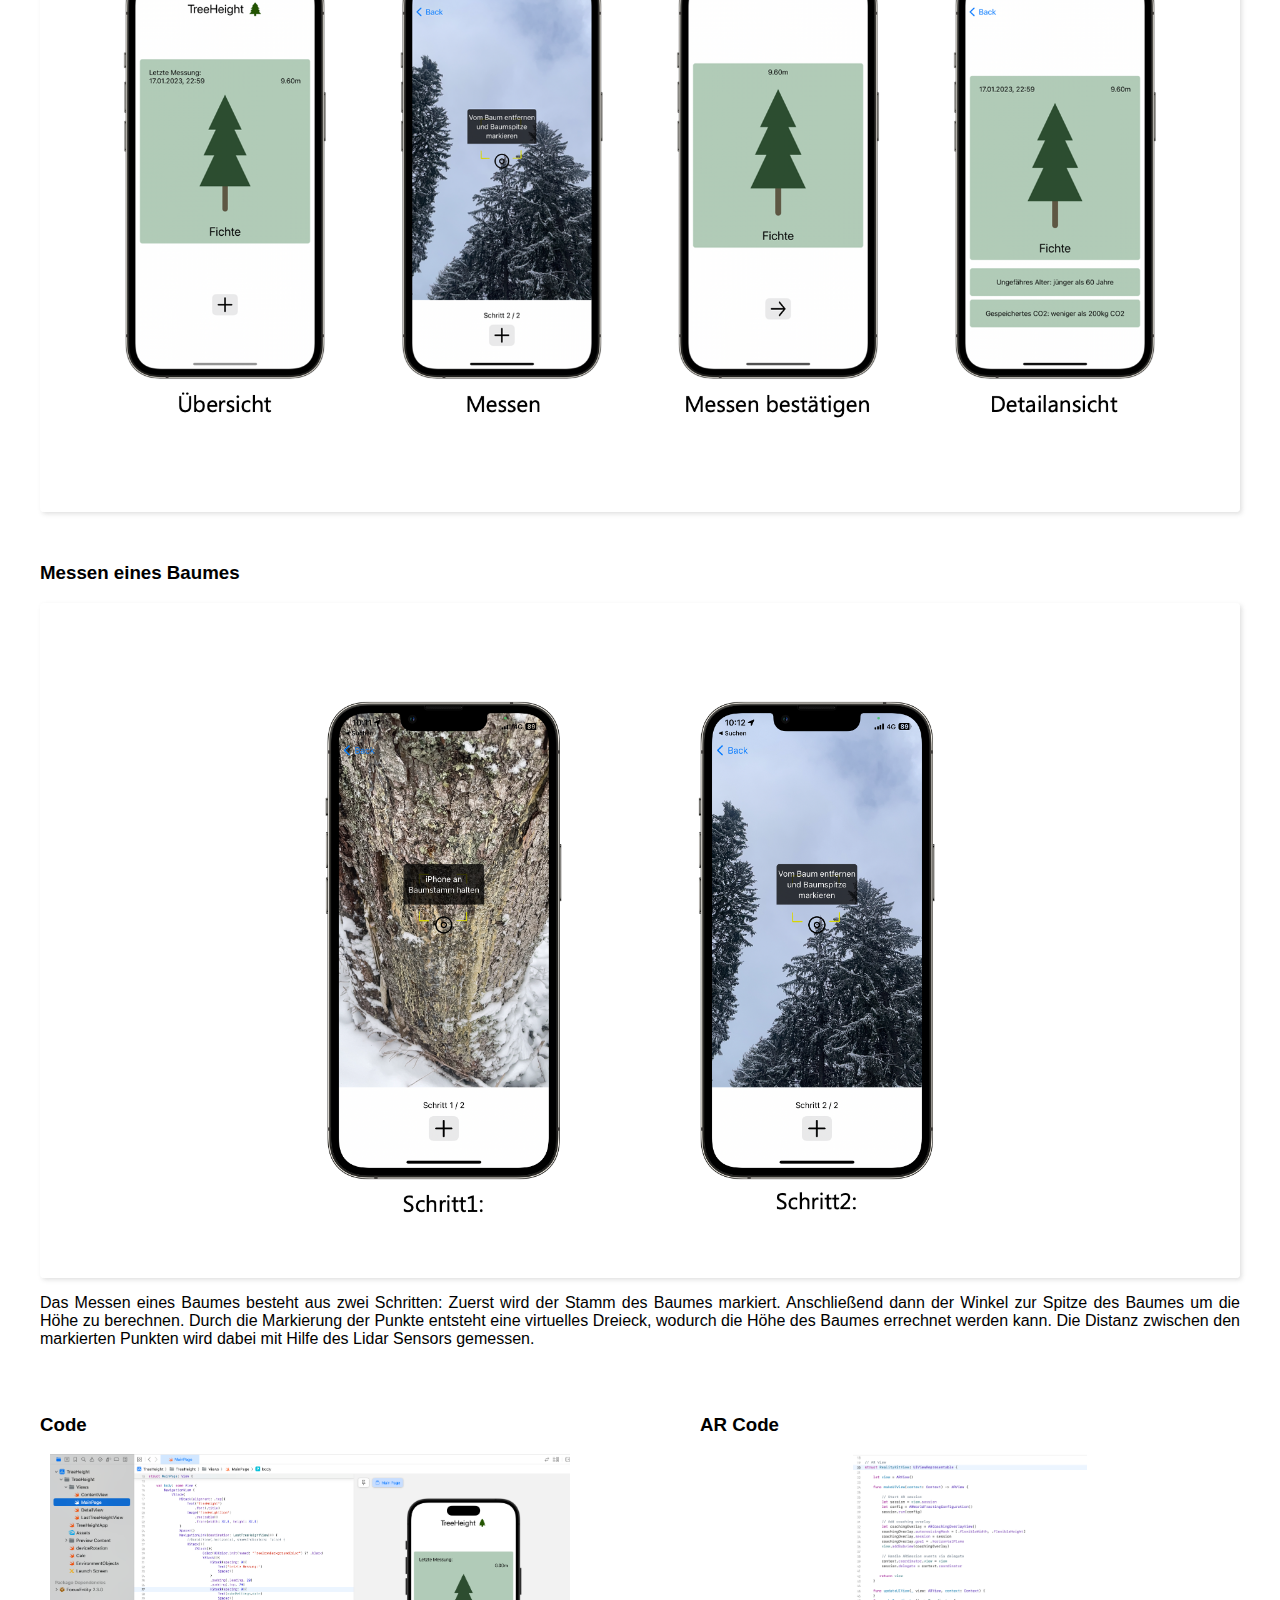
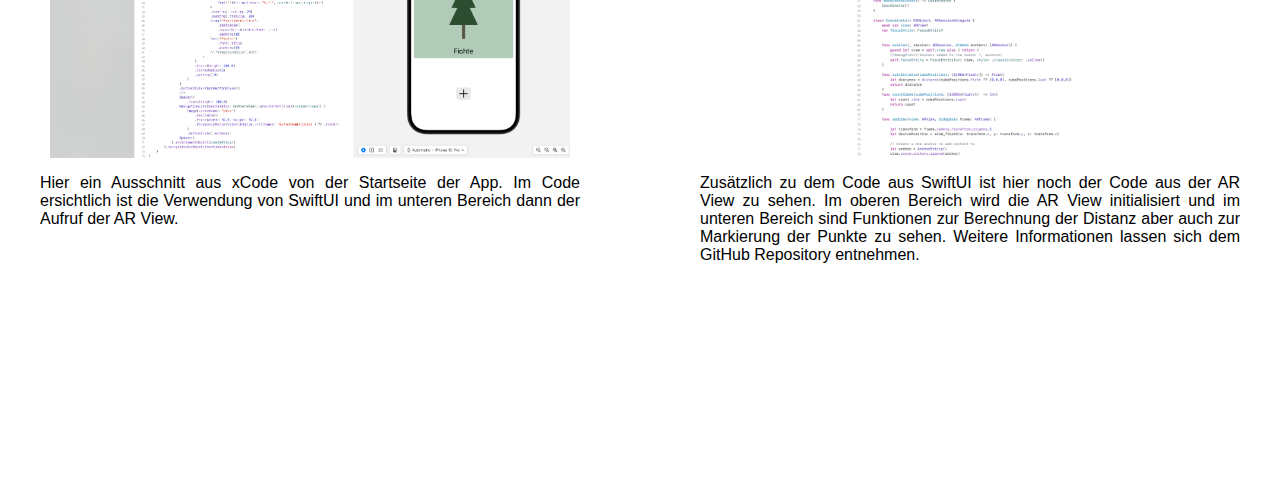
<file: TreeHeight/index.html>
<meta name="viewport" content="width=device-width,initial-scale=1.0">
<header>
    <link rel="stylesheet" href="../subPagestyles.css">
    <link rel="preconnect" href="https://fonts.googleapis.com">
    <link rel="preconnect" href="https://fonts.gstatic.com" crossorigin>
    <link href="https://fonts.googleapis.com/css2?family=Roboto&display=swap" rel="stylesheet">
</header>
<body> 
    <a href="../index.html">zurück</a>
    <h1>Tree Height</h1>

    <img src="../src/TreeHeight-Teaser.png" alt="Übersicht der App TreeHeight" class="dropShadow noZoom">
    <h2>Beschreibung</h2>
    <p>
        Bei TreeHeight handelt es sich um eine AR App für iOS. Die App wurde im Rahmen des Moduls InterFace Design an der Hochschule Furtwangen entwickelt.
        Ziel war es eine Anwendung im Kontext von Bäumen zu entwicklen. Technologisch gab es keine Einschränkungen, weshalb ich mich entschlossen habe eine
        eigene App zu entwickeln. Mit TreeHeight ist es möglich mittels des Lidar Sensors von iPhones die Höhe von Objekten zu messen.
        Ziel der Veranstaltung war es eine Anwendung vom Low Fidelity Prototypen bis hin zum High Fidelity Prototypen zu entwickeln. Zum Ende der Veranstaltung konnte ich dann 
        eine Beta Version im Apple AppStore bereitstellen. Diese ist auf Grund einer nicht mehr gültigen Apple Developer Lizenz nicht mehr verfügbar.
    </p>

    <h2>Technologien</h2>
    <ul>
        <li>Swift</li>
        <li>AR Kit</li>
    </ul>

    <h2>Tätigkeiten</h2>
    <ul>
        <li>Konzeption der Anwendung</li>
        <li>Erstellung des Designs</li>
        <li>Umsetzung des Konzepts mit AR Kit und Swift</li>
        <li>Bereitstellung einer Beta Version im Apple AppStore</li>
    </ul>

    <h2>Funktionen</h2>
    <ul>
        <li>Messen der Höhe von Bäumen im Wald</li>
        <li>Anzeigen der zuletzt gemessenene Höhe</li>
        <a href="https://github.com/jmvogt0/IFD" target="_blank">GitHub Repository</a>
    </ul>

    <h3>Übersicht</h3>
    <img src="../src/TreeHeight-Screens.png" alt="" class="dropShadow noZoom">
    <p>
  
    </p>

    <h3>Messen eines Baumes</h3>
    <img src="../src/TreeHeight-Messen.png" alt="" class="dropShadow noZoom">
    <p>
        Das Messen eines Baumes besteht aus zwei Schritten: Zuerst wird der Stamm des Baumes markiert. Anschließend dann der Winkel zur Spitze des Baumes um die Höhe zu berechnen.
        Durch die Markierung der Punkte entsteht eine virtuelles Dreieck, wodurch die Höhe des Baumes errechnet werden kann.
        Die Distanz zwischen den markierten Punkten wird dabei mit Hilfe des Lidar Sensors gemessen.
    </p>

    <div class="descriptionGalery">
        <div class="galeryElement">
            <h3>Code</h3>
            <input type="checkbox" id="img1">
            <label for="img1">
                <img src="../src/TreeHeight-Code.png" alt="">
            </label>
            <p>
                Hier ein Ausschnitt aus xCode von der Startseite der App. Im Code ersichtlich ist die Verwendung von SwiftUI und im unteren Bereich dann der Aufruf der AR View.
            </p>
        </div>
        <div class="galeryElement">
            <h3>
                AR Code
            </h3>
            <input type="checkbox" id="img2">
            <label for="img2">
                <img src="../src/TreeHeight-ARCode.png" alt="">
            </label>
            <p>
                Zusätzlich zu dem Code aus SwiftUI ist hier noch der Code aus der AR View zu sehen. Im oberen Bereich wird die AR View initialisiert und im unteren Bereich sind Funktionen zur Berechnung der Distanz aber 
                auch zur Markierung der Punkte zu sehen.
                Weitere Informationen lassen sich dem GitHub Repository entnehmen.
            </p>
        </div>
    </div>
</body>
</file>
<file: styles.css>
* {
  box-sizing: border-box;
  font-family: 'Montserrat', sans-serif;
}
body {
  padding-top: 50px;
  max-width: 1200px;
  width: 100%;
  margin: 0 auto;
  padding-bottom: 200px;
}

h1 {
  font-size: 48px;
}
h1 span {
  color: #f5735e;
}
.pageHead {
  width: 650px;
  margin: 0 auto;
  margin-bottom: 56px;
}
.sectionContainer {
  display: flex;
  flex-direction: column;
  align-items: center;
  position: relative;
  margin-bottom: 40px;
}

.sectionContainer a {
  text-decoration: none;
  color: #000;
  display: flex;
  justify-content: center;
}

.textContainer {
  width: calc(50% - 40px);
  margin-left: 40px;
}
.textContainer h2 {
  margin-top: 0;

}

.sectionContainer .moreInfo {
  text-decoration: underline;
  text-align: start;
  color: #f5735e;
}

.imgContainer {
  position: relative;
  transition: filter .4s;
  width: 40%;
}

.imgContainer img {
  width: 100%;
  border-radius: 8px;
  box-shadow: 2px 2px 4px rgba(137, 137, 137, 0.25);
  transform: scale(1);
  transition: transform .2s;
}

.imgContainer img:hover {
  transform: scale(1.02);
}

.imgContainer h2 {
  font-size: 32px;
}


.imgContainer .containerNr{
  position: absolute;
  left: -30;
  top: -30;
  width: auto;
  height: 80px;
  text-align: center;
  font-size: 64px;
  border-radius: 16px;
  background-color:#fff;
  box-shadow: 2px 2px 4px rgba(137, 137, 137, 0.25);
  margin: 0;
}

.imgContainer img {
  max-width: 1200px;
}

.lebenslauf {
  display: flex;
  flex-direction: column;
  align-items: center;
}

.lebenslauf .row{
  display: flex;
  margin-bottom: 24px;
}
.lebenslauf .row{
  width: 650px;
}
.lebenslauf h2, h3 {
  width: 650px;
}

.lebenslauf .row .time {
  width: 250px;
}

.lebenslauf .row .work {
  margin-left: 20px;
  width: 400px;
}

@media screen and (max-width: 650px) {
  h1 {
    font-size: 24px;
  }
  h2 {
    font-size: 18px;
  }
  p {
    font-size: 14px;
  }
  body {
    width: 95%;
  }
  .pageHead {
    width: 100%;
    margin-bottom: 24px;
  }
  .pageHead .headerText {
    font-size: 12px;
  }
  .lebenslauf h2, h3 {
    width: 100%;
  }

  .lebenslauf .row {
    width: 100%;
    font-size: 14px;
  }

  .lebenslauf .row .time {
    width: 30%;
  }
  .lebenslauf .row .work {
    width: 70%;
    margin-left: 10px;
  }
}
</file>
<file: subPagestyles.css>
* {
    box-sizing: border-box;
    font-family: 'Montserrat', sans-serif;
}
body {
    padding-top: 50px;
    max-width: 1200px;
    width: 100%;
    margin: 0 auto;
    padding-bottom: 200px;
}

h3 {
    margin-top: 50px;
}

p {
    text-align: justify;
    hyphens:manual;
}
img {
    max-width: 1200px;
    width: 100%;;
    object-fit: contain;
    aspect-ratio: 16/9;
    transition: transform 0.25s ease;
    cursor: zoom-in;
}

.noZoom {
    cursor: default;
}
input[type=checkbox] {
    display: none;
  }

input[type=checkbox]:checked ~ label > img {
    transform: scale(2);
    box-shadow: none;
    cursor: zoom-out;
  }

.dropShadow {
    box-shadow: 2px 2px 4px rgba(137, 137, 137, 0.25);
    border-radius: 4px;
}

.descriptionGalery {
    display: flex;
    flex-wrap: wrap;
    justify-content: space-between;
}
.descriptionGalery .galeryElement {
    width: 45%;
}
.descriptionGalery .galeryElement img{
    width: 100%;
}
</file>
